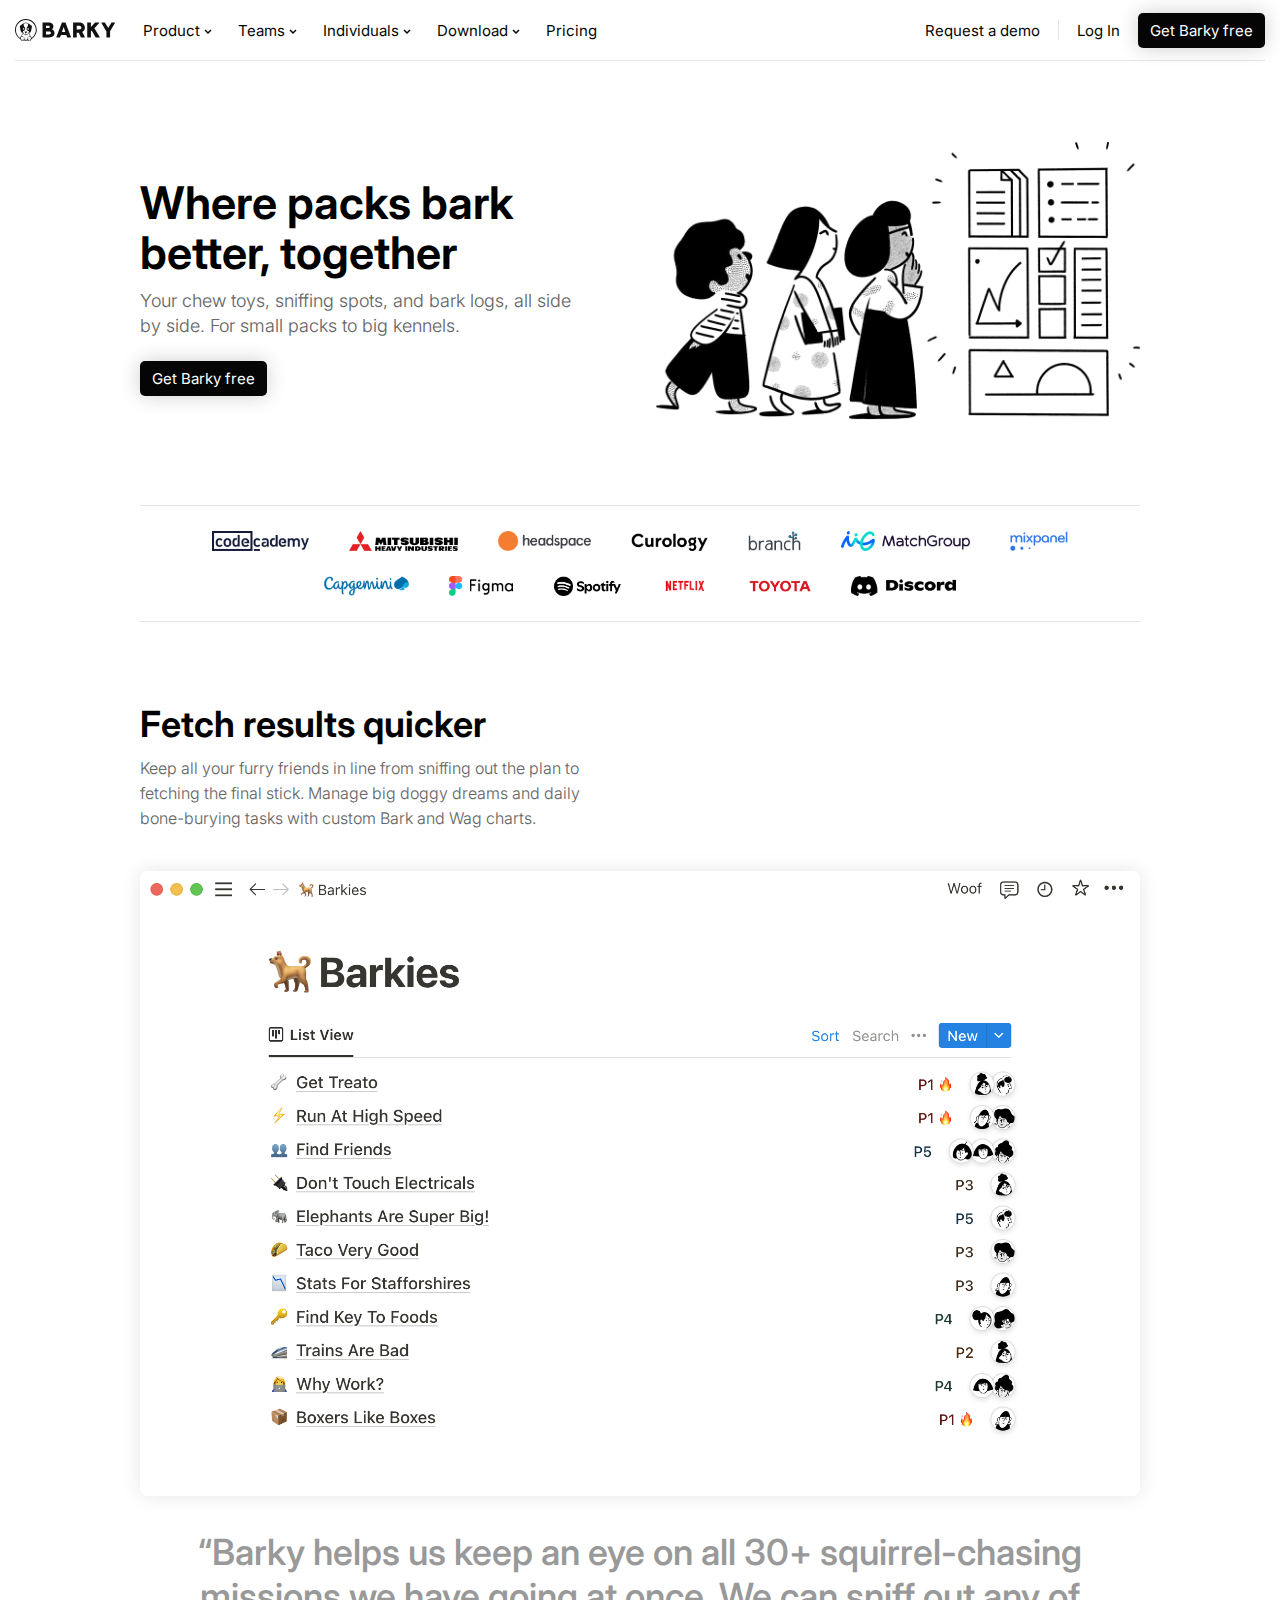
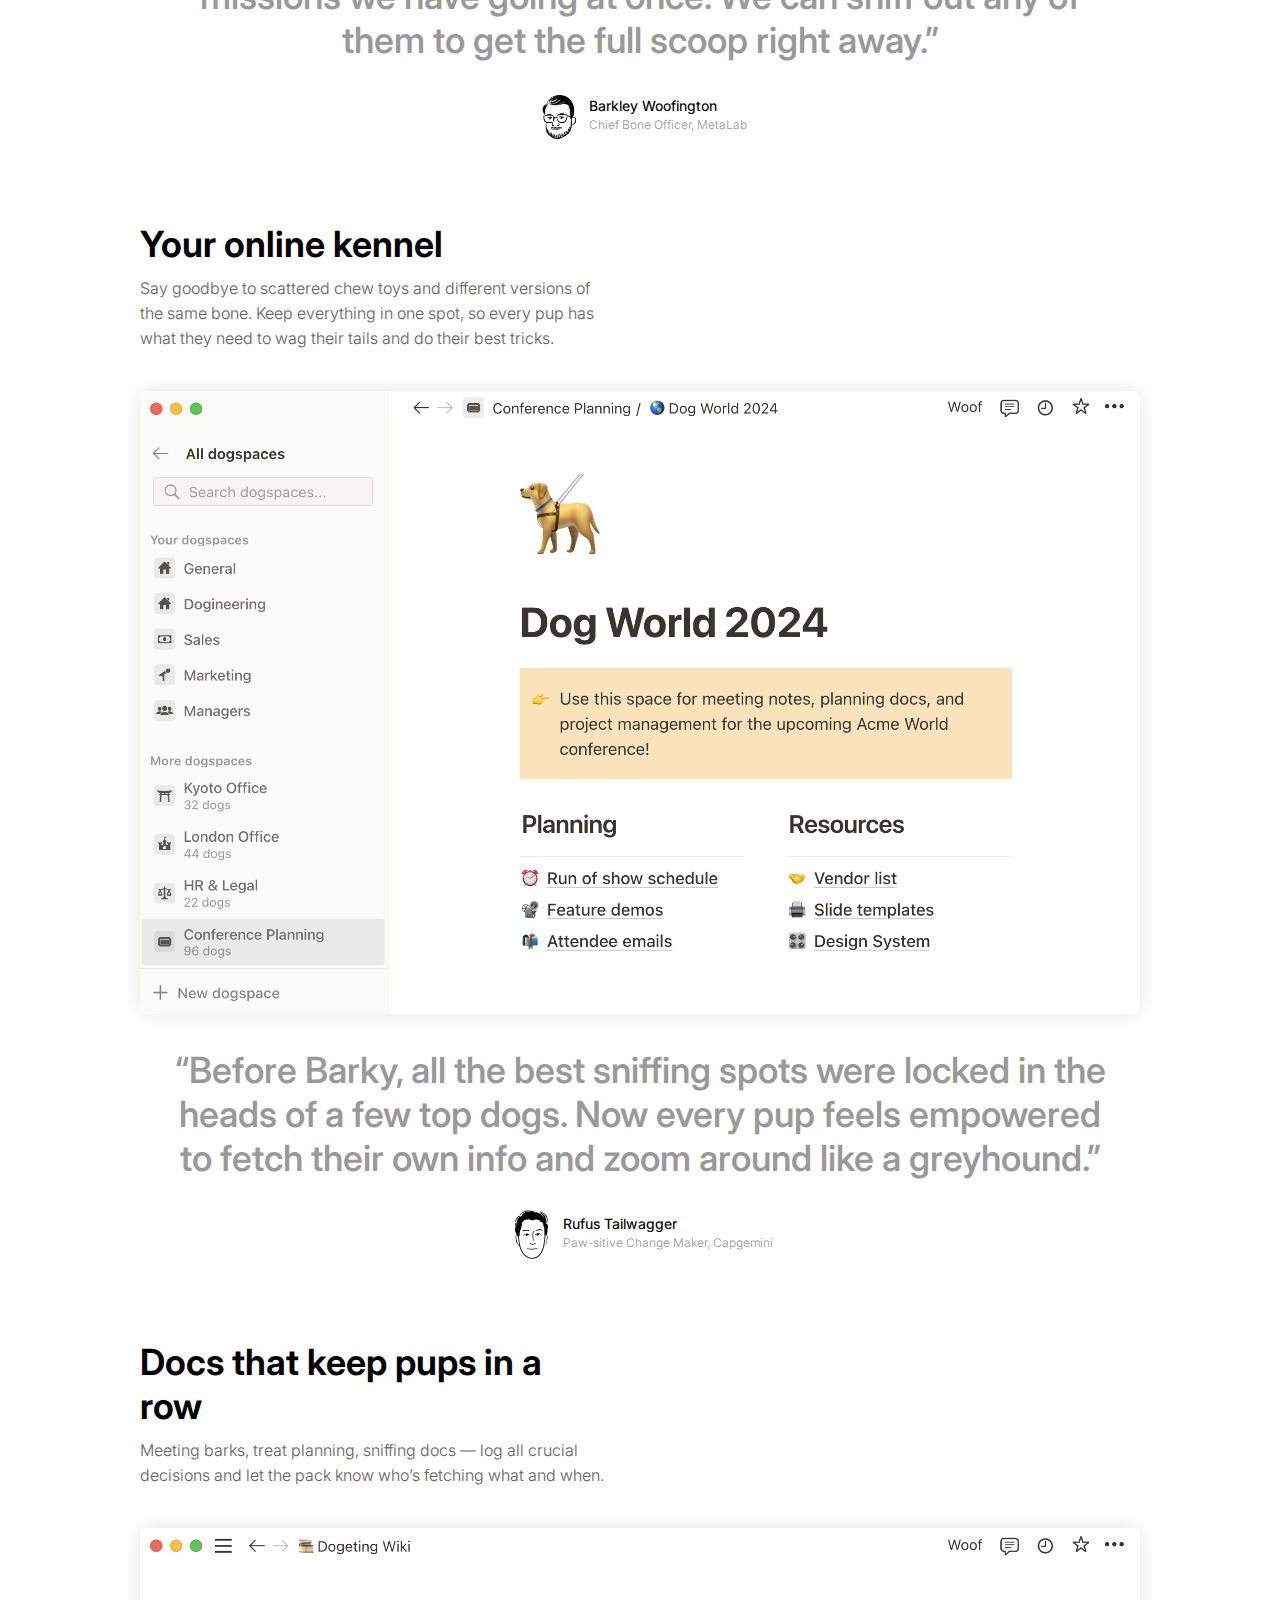
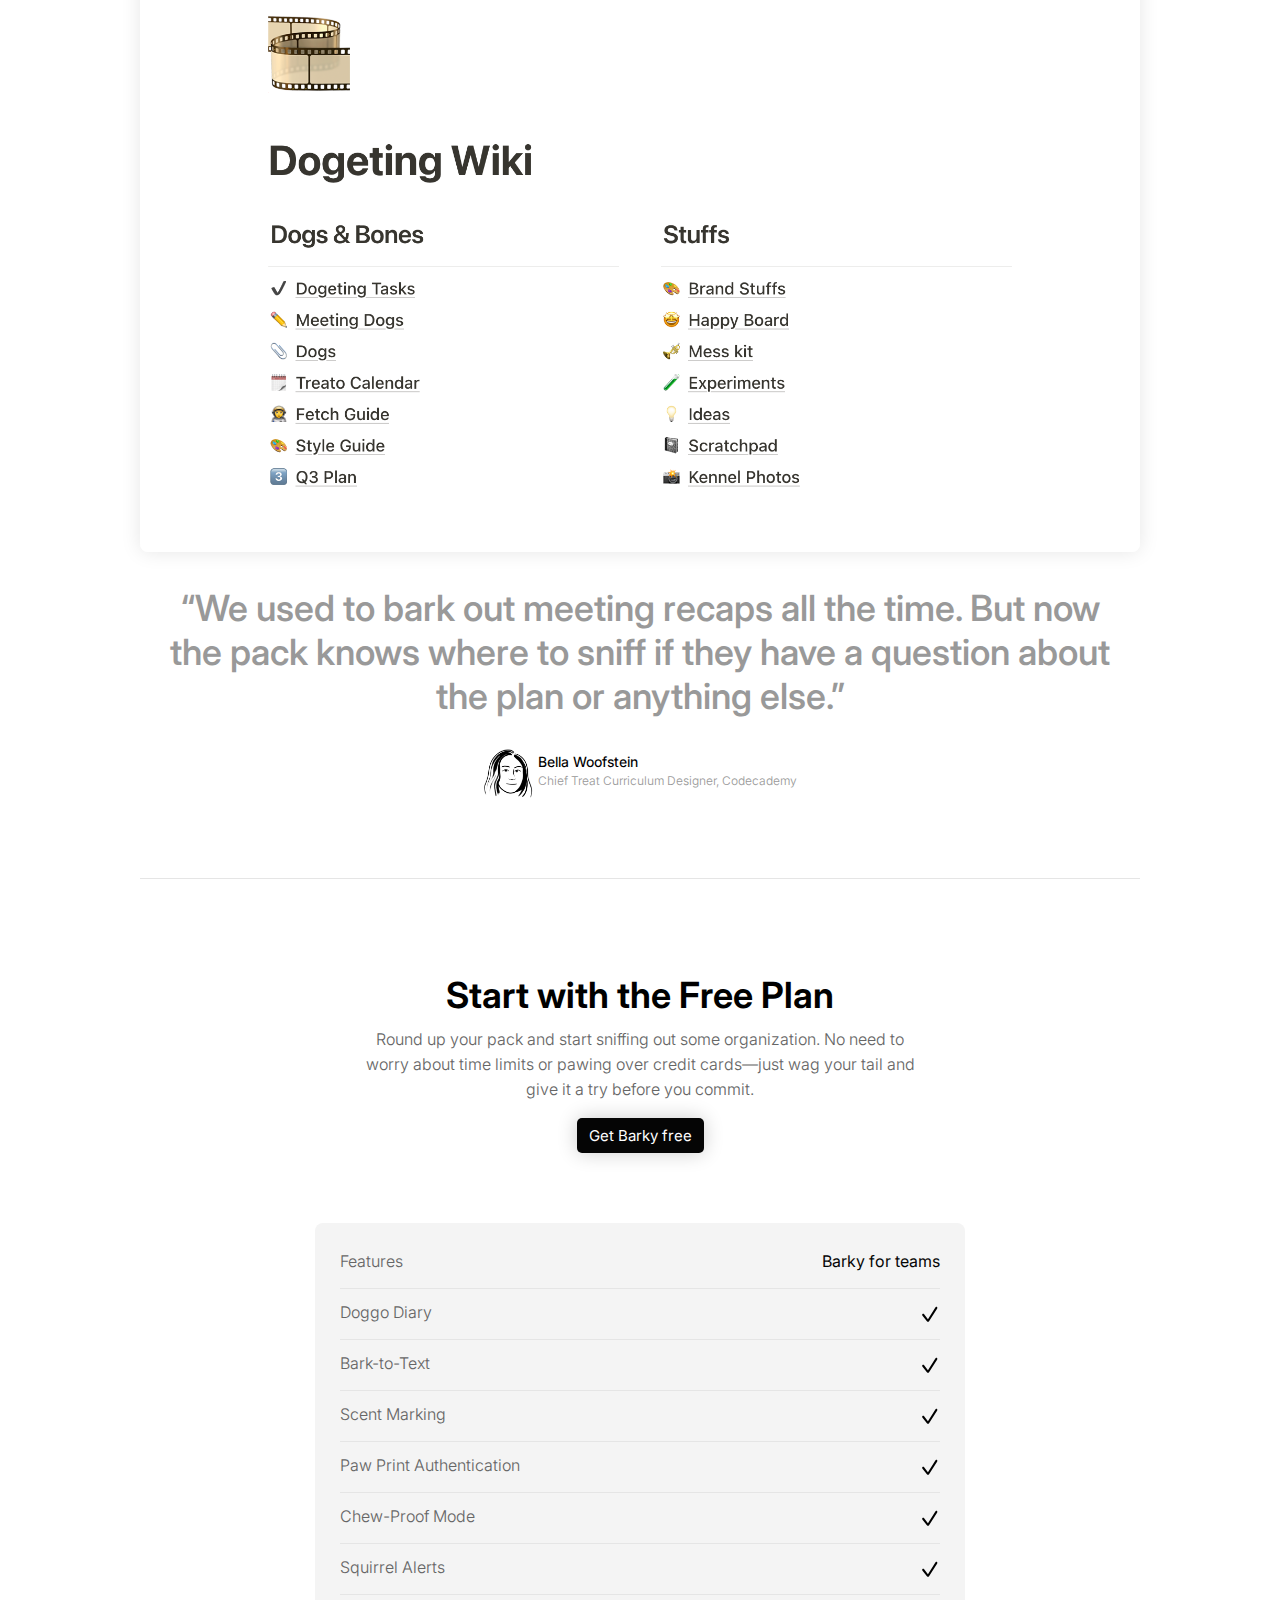
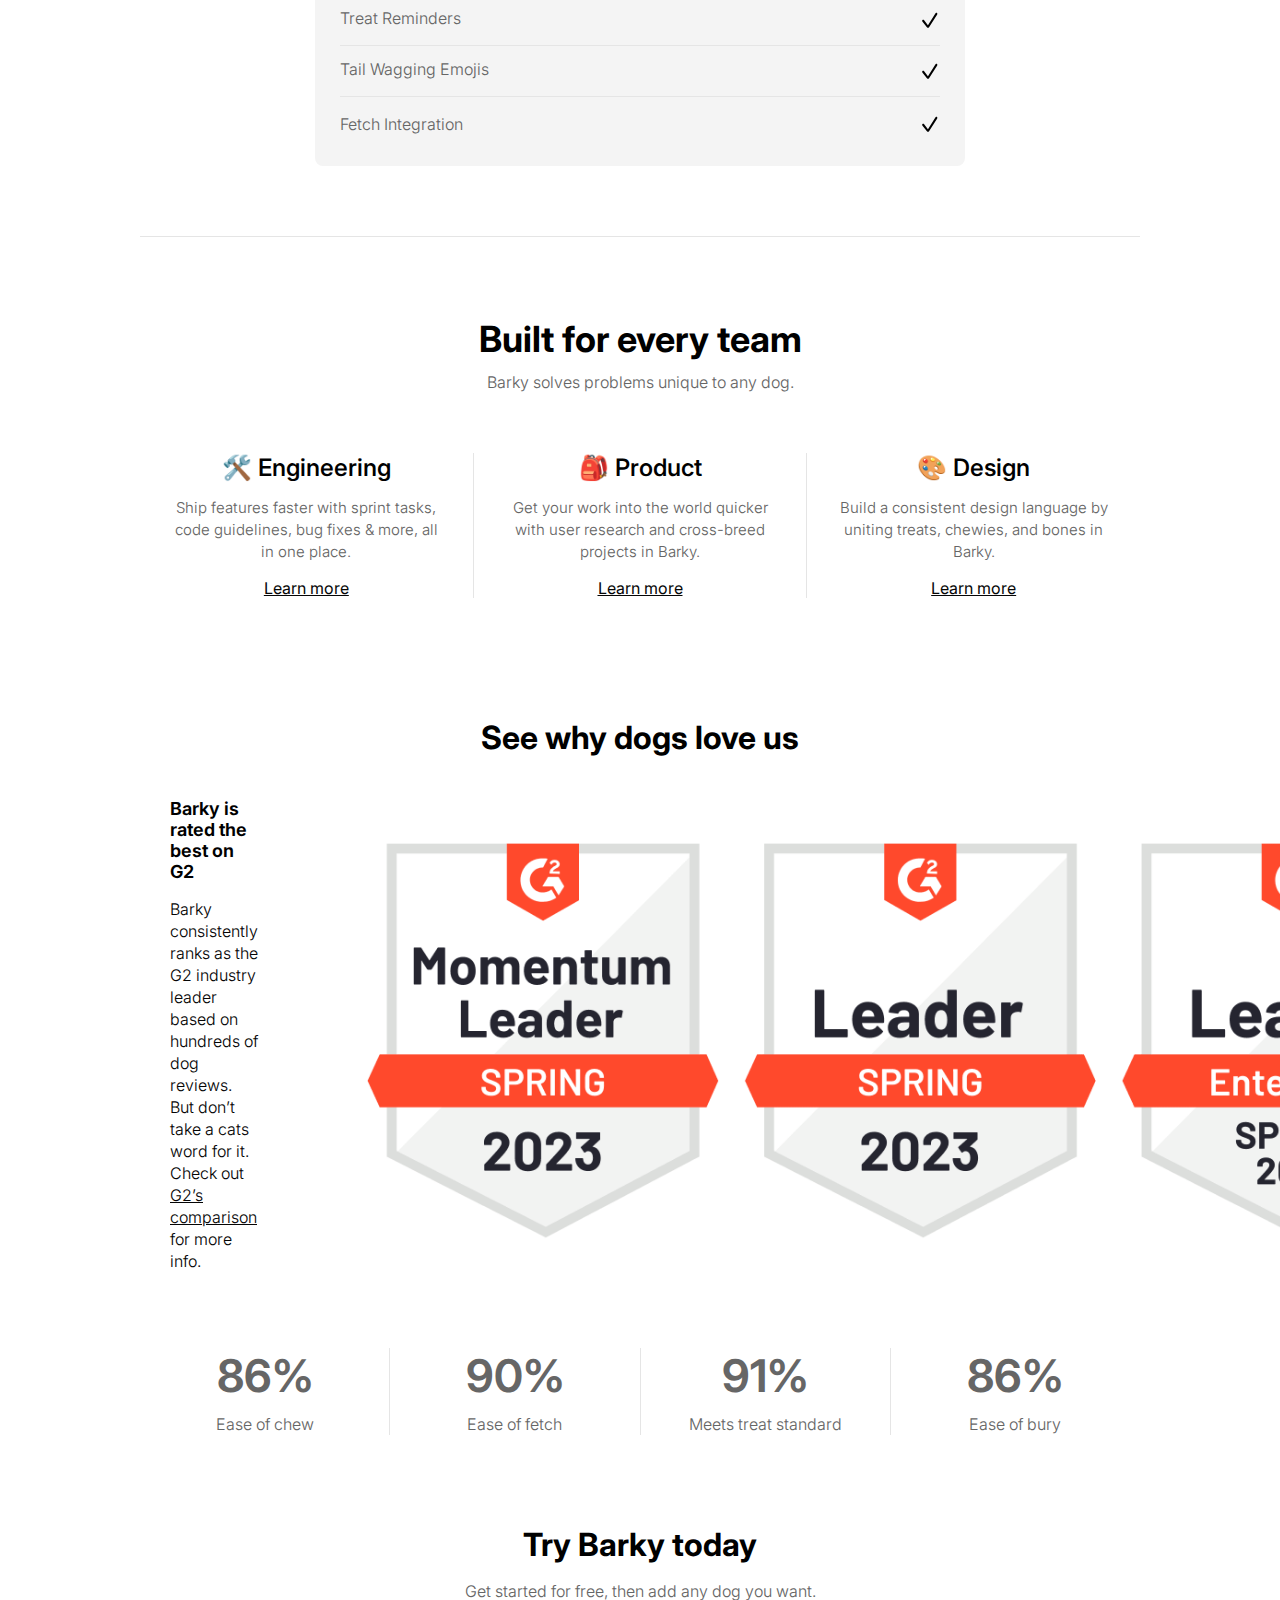
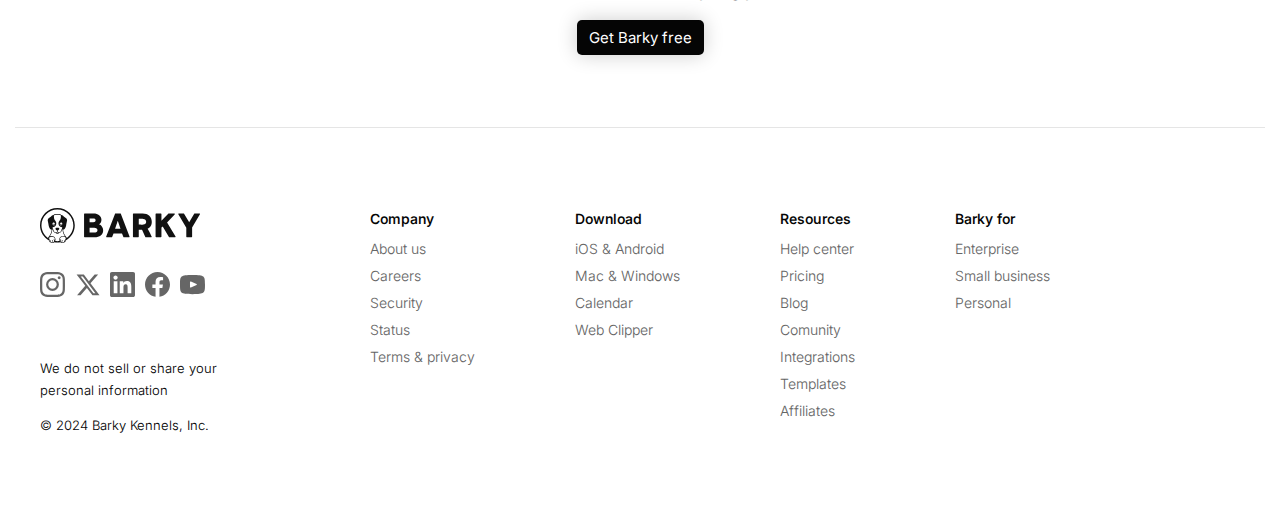
<file: index.html>
<!DOCTYPE html>
<html lang="en">
<head>
    <meta charset="UTF-8">
    <meta name="viewport" content="width=device-width, initial-scale=1.0">
    <title>Document</title>
    <link rel="stylesheet" href="index.css">
</head>
<body>

<!--HEADER-->
    <header>
    <!-- NAV LEFT -->
        <nav id="nav-left">
            <div id="nav-img">
                <img src="material/brand.svg" alt="">
            </div>
                
            <div id="nav-left-text">
                <a href="#" class="nav-text">Product <img class="arrow" src="material/nav-caret.svg" alt=""></a>
                <a href="#" class="nav-text">Teams <img class="arrow" src="material/nav-caret.svg" alt=""></a>
                <a href="#" class="nav-text">Individuals <img class="arrow" src="material/nav-caret.svg" alt=""></a>
                <a href="#" class="nav-text">Download <img  class="arrow" src="material/nav-caret.svg" alt=""></a>
                <a href="#" class="nav-text">Pricing</a>
            </div> 
        </nav>

    <!-- NAV RIGHT -->
        <nav id="nav-right">
            <a href="#" class="nav-text" id="nav-border">Request a demo</a>
            <div id="middle-border-nav"></div>
            <a href="#" class="nav-text">Log In</a>
            <a href="#" class="barky-button">Get Barky free</a>
            <img id="hamburger" src="material/hamburger.svg" alt="">
        </nav>
    </header>

<!--MAIN-->
    <main>
    <!--BOX 1-->
        <div id="box1">
            <div class="box1-boxes" id="box1-left">
                <h1 id="box1-h1">Where packs bark better, together</h1>
                <p id="box1-p">Your chew toys, sniffing spots, and bark logs, all side by side. For small packs to big kennels.</p>
                <a href="#" class="barky-button">Get Barky free</a>
            </div>
            
            <div class="box1-boxes" id="box1-right">
                <img id="box1-img" src="material/teams-hero.png" alt="">
            </div>
        </div>

    <!--BRAND BOX-->
        <div id="brand-box">
            <div id="row1" class="rows">
                <img src="material/company-logo-01.png" alt="">
                <img src="material/company-logo-02.png" alt="">
                <img src="material/company-logo-03.png" alt="">
                <img src="material/company-logo-04.png" alt="">
                <img src="material/company-logo-05.png" alt="">
                <img src="material/company-logo-06.png" alt="">
                <img src="material/company-logo-07.png" alt="">
            </div>
            <div id="row2" class="rows">
                <img src="material/company-logo-08.png" alt="">
                <img src="material/company-logo-09.png" alt="">
                <img src="material/company-logo-10.png" alt="">
                <img src="material/company-logo-11.png" alt="">
                <img src="material/company-logo-12.png" alt="">
                <img src="material/company-logo-13.png" alt="">
            </div> 
        </div>

    <!--BOX 2-->
        <div class="box-trio">
            <h1>Fetch results quicker</h1>
            <p>Keep all your furry friends in line from sniffing out the plan to fetching the final stick. Manage big doggy dreams and daily bone-burying tasks with custom Bark and Wag charts.</p>
            <img class="big-images" src="material/usp-01.png" alt="">
            <h2>“Barky helps us keep an eye on all 30+ squirrel-chasing missions we have going at once. We can sniff out any of them to get the full scoop right away.”</h2>
        </div>

        <div class="face-boxes">
            <img class="faces" src="material/face-01.png" alt="">
            <div>
                <h3>Barkley Woofington</h3>
                <p>Chief Bone Officer, MetaLab</p>
            </div>
        </div>
            
    <!--BOX 3-->
        <div class="box-trio">
            <h1>Your online kennel</h1>
            <p>Say goodbye to scattered chew toys and different versions of the same bone. Keep everything in one spot, so every pup has what they need to wag their tails and do their best tricks.</p>
            <img class="big-images" src="material/usp-02.png" alt="">
            <h2>“Before Barky, all the best sniffing spots were locked in the heads of a few top dogs. Now every pup feels empowered to fetch their own info and zoom around like a greyhound.”</h2>
        </div>

        <div class="face-boxes">
            <img class="faces" src="material/face-02.png" alt="">
            <div>
                <h3>Rufus Tailwagger</h3>
                <p>Paw-sitive Change Maker, Capgemini</p>
            </div>
        </div>

    <!--BOX 4-->
        <div class="box-trio">
            <h1>Docs that keep pups in a row</h1>
            <p>Meeting barks, treat planning, sniffing docs — log all crucial decisions and let the pack know who’s fetching what and when.</p>
            <img class="big-images" src="material/usp-03.png" alt="">
            <h2>“We used to bark out meeting recaps all the time. But now the pack knows where to sniff if they have a question about the plan or anything else.”</h2>
        </div>

        <div class="face-boxes" id="border-box-4">
            <img class="faces" src="material/face-03.png" alt="">
            <div>
                <h3>Bella Woofstein</h3>
                <p>Chief Treat Curriculum Designer, Codecademy</p>
            </div>
        </div>

    <!--BOX 5-->
        <div id="box-5">
            <h1>Start with the Free Plan</h1>
            <p>Round up your pack and start sniffing out some organization. No need to worry about time limits or pawing over credit cards—just wag your tail and give it a try before you commit.</p>
            <a href="#" class="barky-button">Get Barky free</a>
        </div>

    <!--LIST BOX-->
        <div id="list-box">
            <div class="bullets">
                <p>Features</p>
                <p id="no-check-p">Barky for teams</p>
            </div>
            <div class="bullets">
                <p>Doggo Diary</p>
                <img class="check" src="material/check.svg" alt="">
            </div>
            <div class="bullets">
                <p>Bark-to-Text</p>
                <img class="check" src="material/check.svg" alt="">
            </div>
            <div class="bullets">
                <p>Scent Marking</p>
                <img class="check" src="material/check.svg" alt="">
            </div>
            <div class="bullets">
                <p>Paw Print Authentication</p>
                <img class="check" src="material/check.svg" alt="">
            </div>
            <div class="bullets">
                <p>Chew-Proof Mode</p>
                <img class="check" src="material/check.svg" alt="">
            </div>
            <div class="bullets">
                <p>Squirrel Alerts</p>
                <img class="check" src="material/check.svg" alt="">
            </div>
            <div class="bullets">
                <p>Treat Reminders</p>
                <img class="check" src="material/check.svg" alt="">
            </div>
            <div class="bullets">
                <p>Tail Wagging Emojis</p>
                <img class="check" src="material/check.svg" alt="">
            </div>
            <div id="last-bullet">
                <p>Fetch Integration</p>
                <img class="check" src="material/check.svg" alt="">
            </div>
        </div>

    <!--BOX 6-->
        <div id="box-6">
            <h1>Built for every team</h1>
            <p>Barky solves problems unique to any dog.</p>
        </div>

    <!--EMOJI BOX-->
        <div id="emoji-big-box">
            <div class="emoji-boxes">
                <h3>🛠️ Engineering</h3>
                <p>Ship features faster with sprint tasks, code guidelines, bug fixes & more, all in one place.</p>
                <a href="#">Learn more</a>
            </div>

            <div class="emoji-boxes">
                <h3>🎒 Product</h3>
                <p>Get your work into the world quicker with user research and cross-breed projects in Barky.</p>
                <a href="#">Learn more</a>
            </div>

            <div class="emoji-boxes" id="right-emoji">
                <h3>🎨 Design</h3>
                <p>Build a consistent design language by uniting treats, chewies, and bones in Barky.</p>
                <a href="#">Learn more</a>
            </div>
        </div>
            
    <!--BOX 7-->
        <h1 id="h1-box7">See why dogs love us</h1>
        <div id="box-7">
            <div>
                <h3>Barky is rated the best on G2</h3>
                <p>Barky consistently ranks as the G2 industry leader based on hundreds of dog reviews. But don’t take a cats word for it. Check out <a href="#">G2’s comparison</a> for more info.</p>
            </div>
            <img src="material/badges.png" alt="">
        </div>

    <!--PERCENT BOX-->
        <div id="percent-big-box">
            <div class="percent-boxes" class="">
                <h2>86%</h2>
                <p>Ease of chew</p>
            </div>
            <div class="percent-boxes">
                <h2>90%</h2>
                <p>Ease of fetch</p>
            </div>
            <div class="percent-boxes">
                <h2>91%</h2>
                <p>Meets treat standard</p>
            </div>
            <div class="percent-boxes" id="last-percent-box">
                <h2>86%</h2>
                <p>Ease of bury</p>
            </div>
        </div>

    <!--BOX 8-->
        <div id="box-8">
            <h1>Try Barky today</h1>
            <p>Get started for free, then add any dog you want.</p>
            <a href="#" class="barky-button">Get Barky free</a>
        </div>

    </main>

<!--FOOTER-->
    <footer>
        <div id="footer-box">

            <div id="footer-icon-box">
                <img id="brand-img-footer" src="material/brand.svg" alt="">
                <div id="app-icons">
                    <img src="material/share-01.svg" alt="">
                    <img src="material/share-02.svg" alt="">
                    <img src="material/share-03.svg" alt="">
                    <img src="material/share-04.svg" alt="">
                    <img src="material/share-05.svg" alt="">
                </div>
                <p>We do not sell or share your personal information</p>
                <p>&#169 2024 Barky Kennels, Inc.</p>
            </div>

            <div id="footer-link-box">
                <div class="links-footer">
                    <p>Company</p>
                    <a href="#">About us</a>
                    <a href="#">Careers</a>
                    <a href="#">Security</a>
                    <a href="#">Status</a>
                    <a href="#">Terms & privacy</a>
                </div>
                
                <div class="links-footer">
                    <p>Download</p>
                    <a href="#">iOS & Android</a>
                    <a href="#">Mac & Windows</a>
                    <a href="#">Calendar</a>
                    <a href="#">Web Clipper</a>
                </div>

                <div class="links-footer">
                    <p>Resources</p>
                    <a href="#">Help center</a>
                    <a href="#">Pricing</a>
                    <a href="#">Blog</a>
                    <a href="#">Comunity</a>
                    <a href="#">Integrations</a>
                    <a href="#">Templates</a>
                    <a href="#">Affiliates</a>
                </div>
                    
                <div class="links-footer">
                    <p>Barky for</p>
                    <a href="#">Enterprise</a>
                    <a href="#">Small business</a>
                    <a href="#">Personal</a>
                </div>
            </div>
        </div>
    </footer>
    
</body>
</html>
</file>
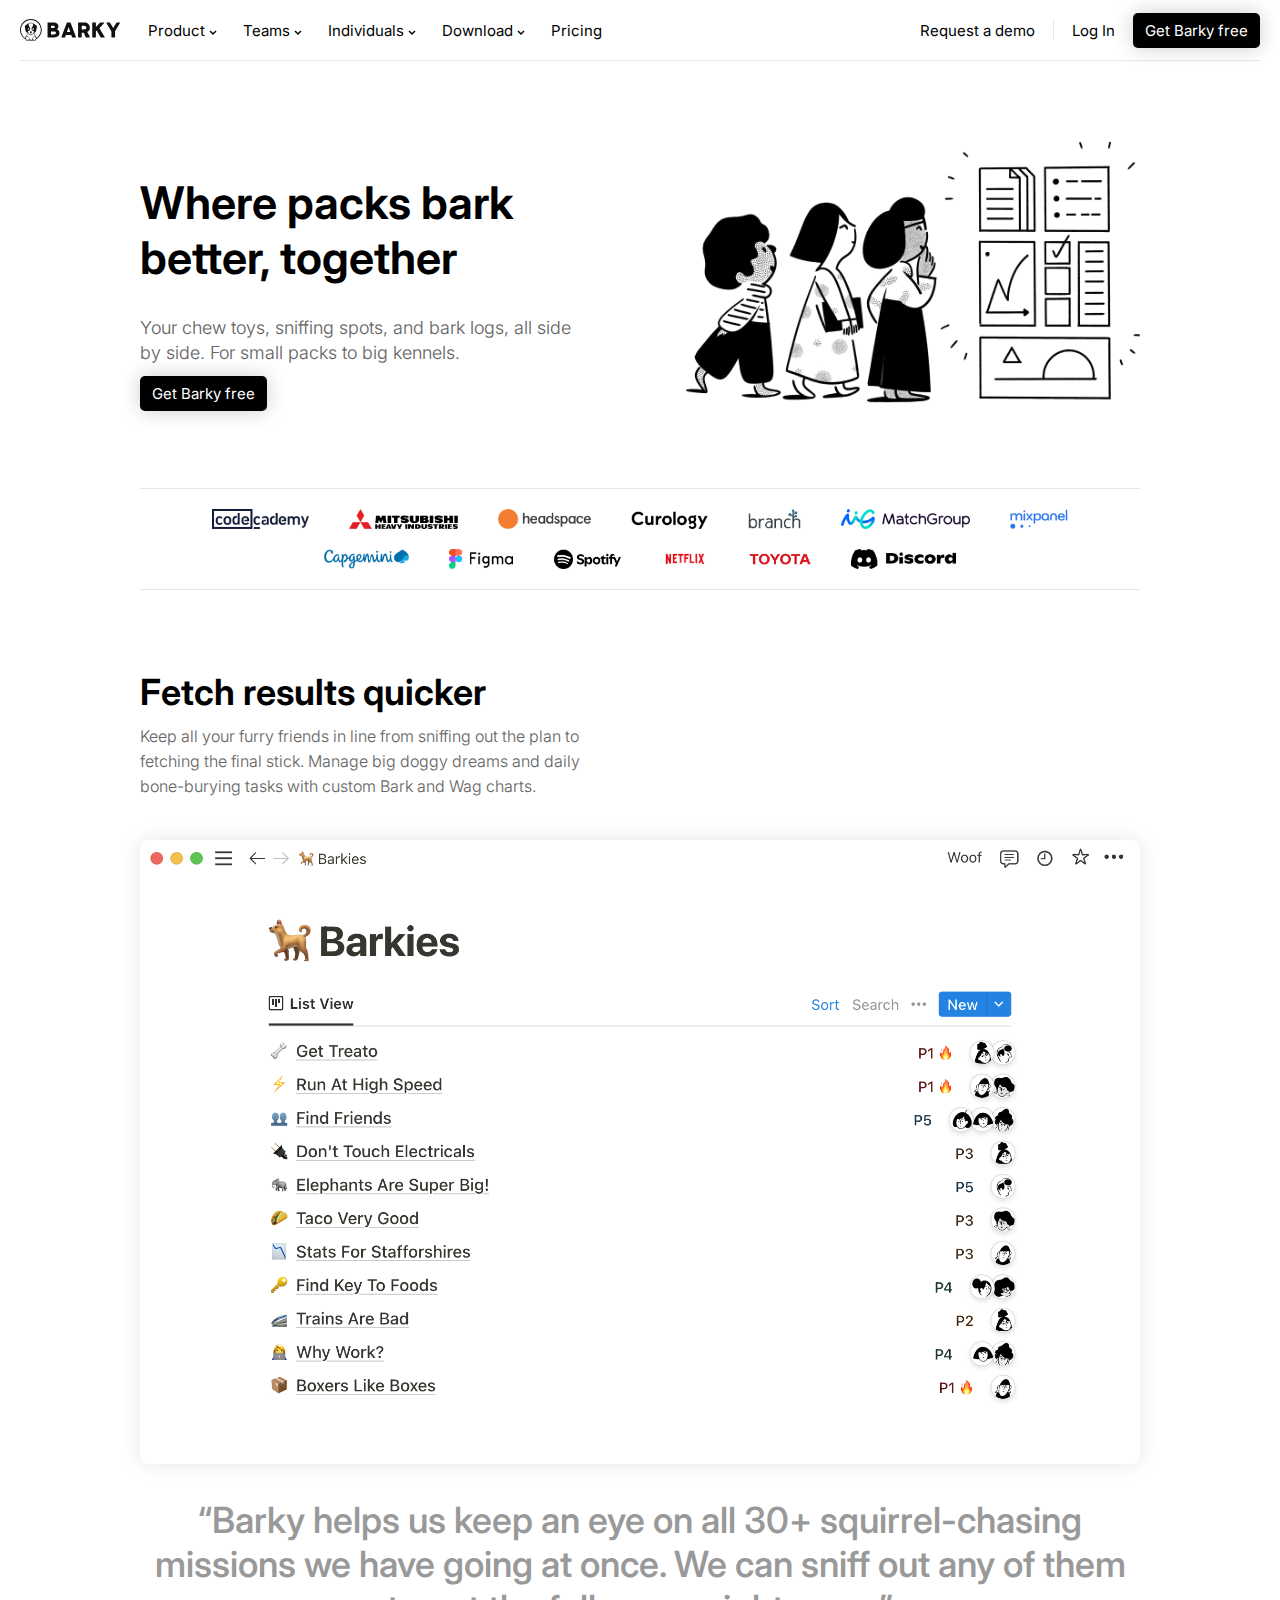
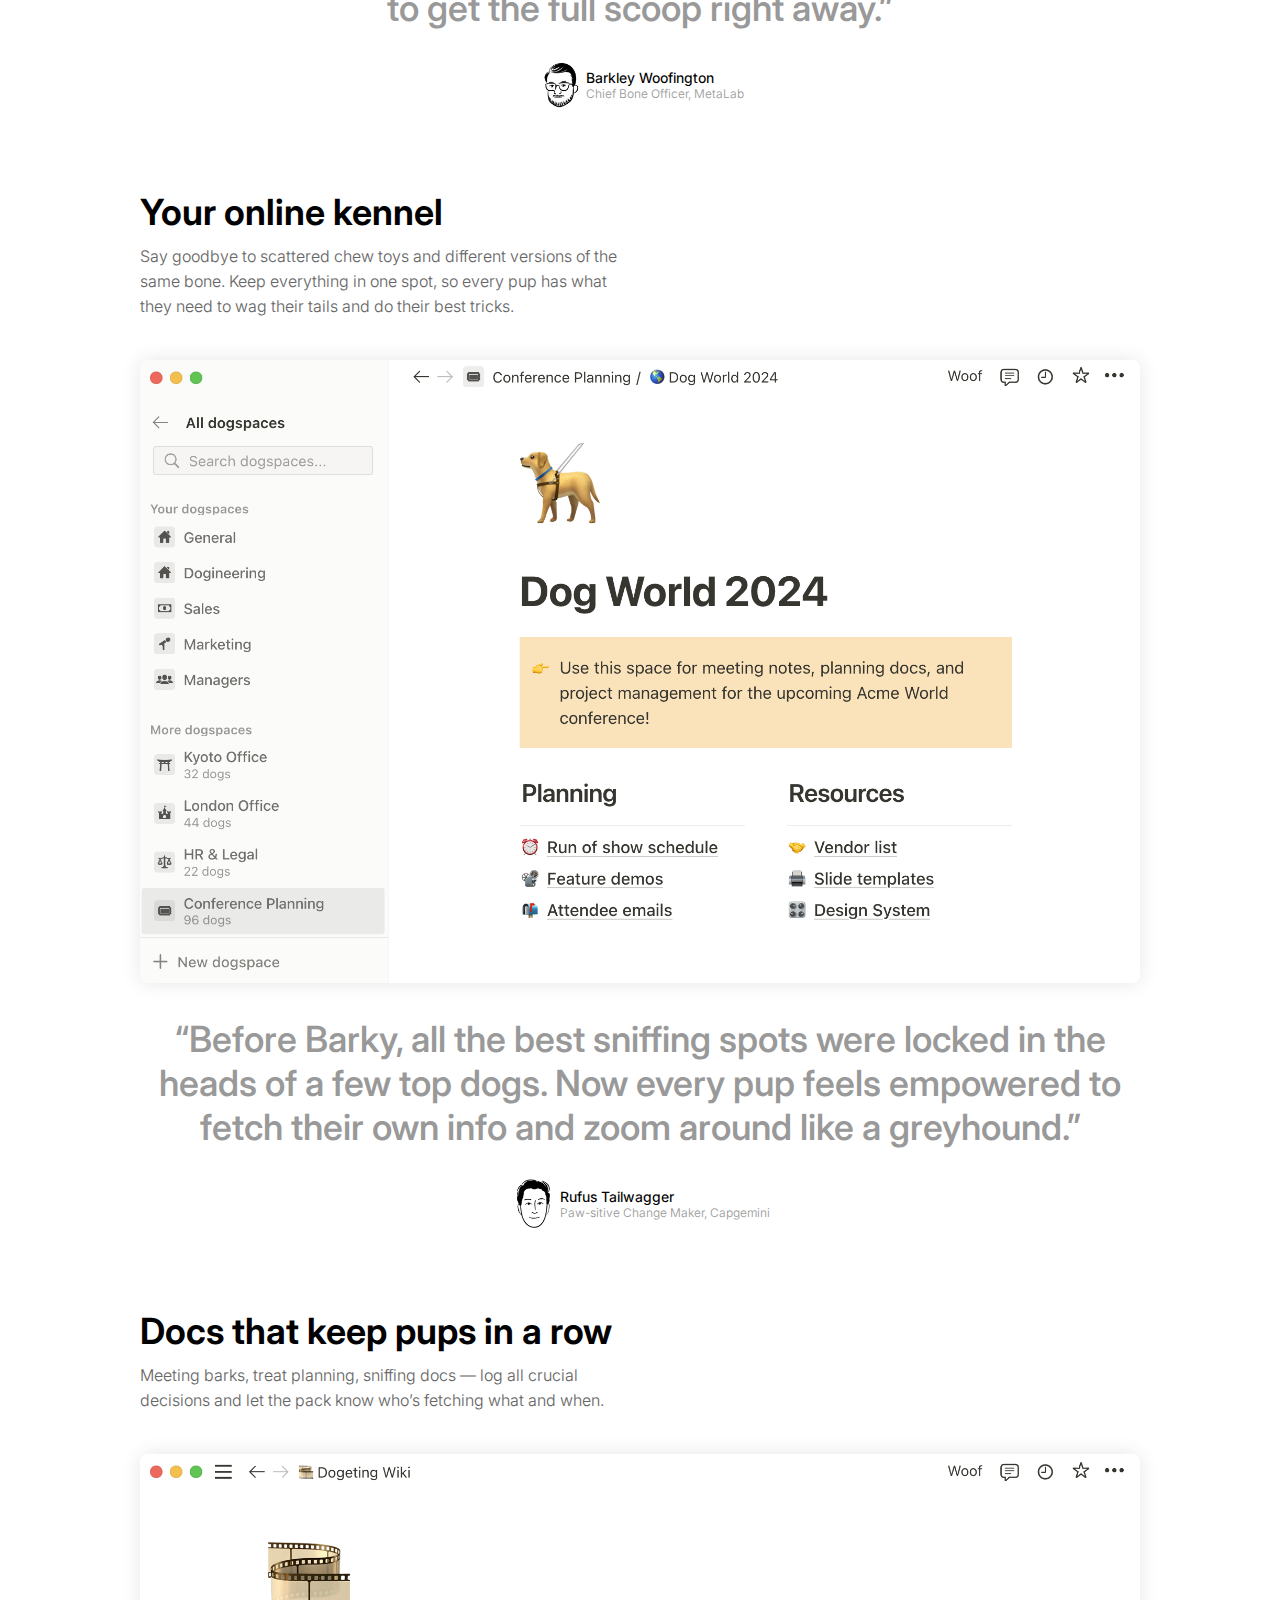
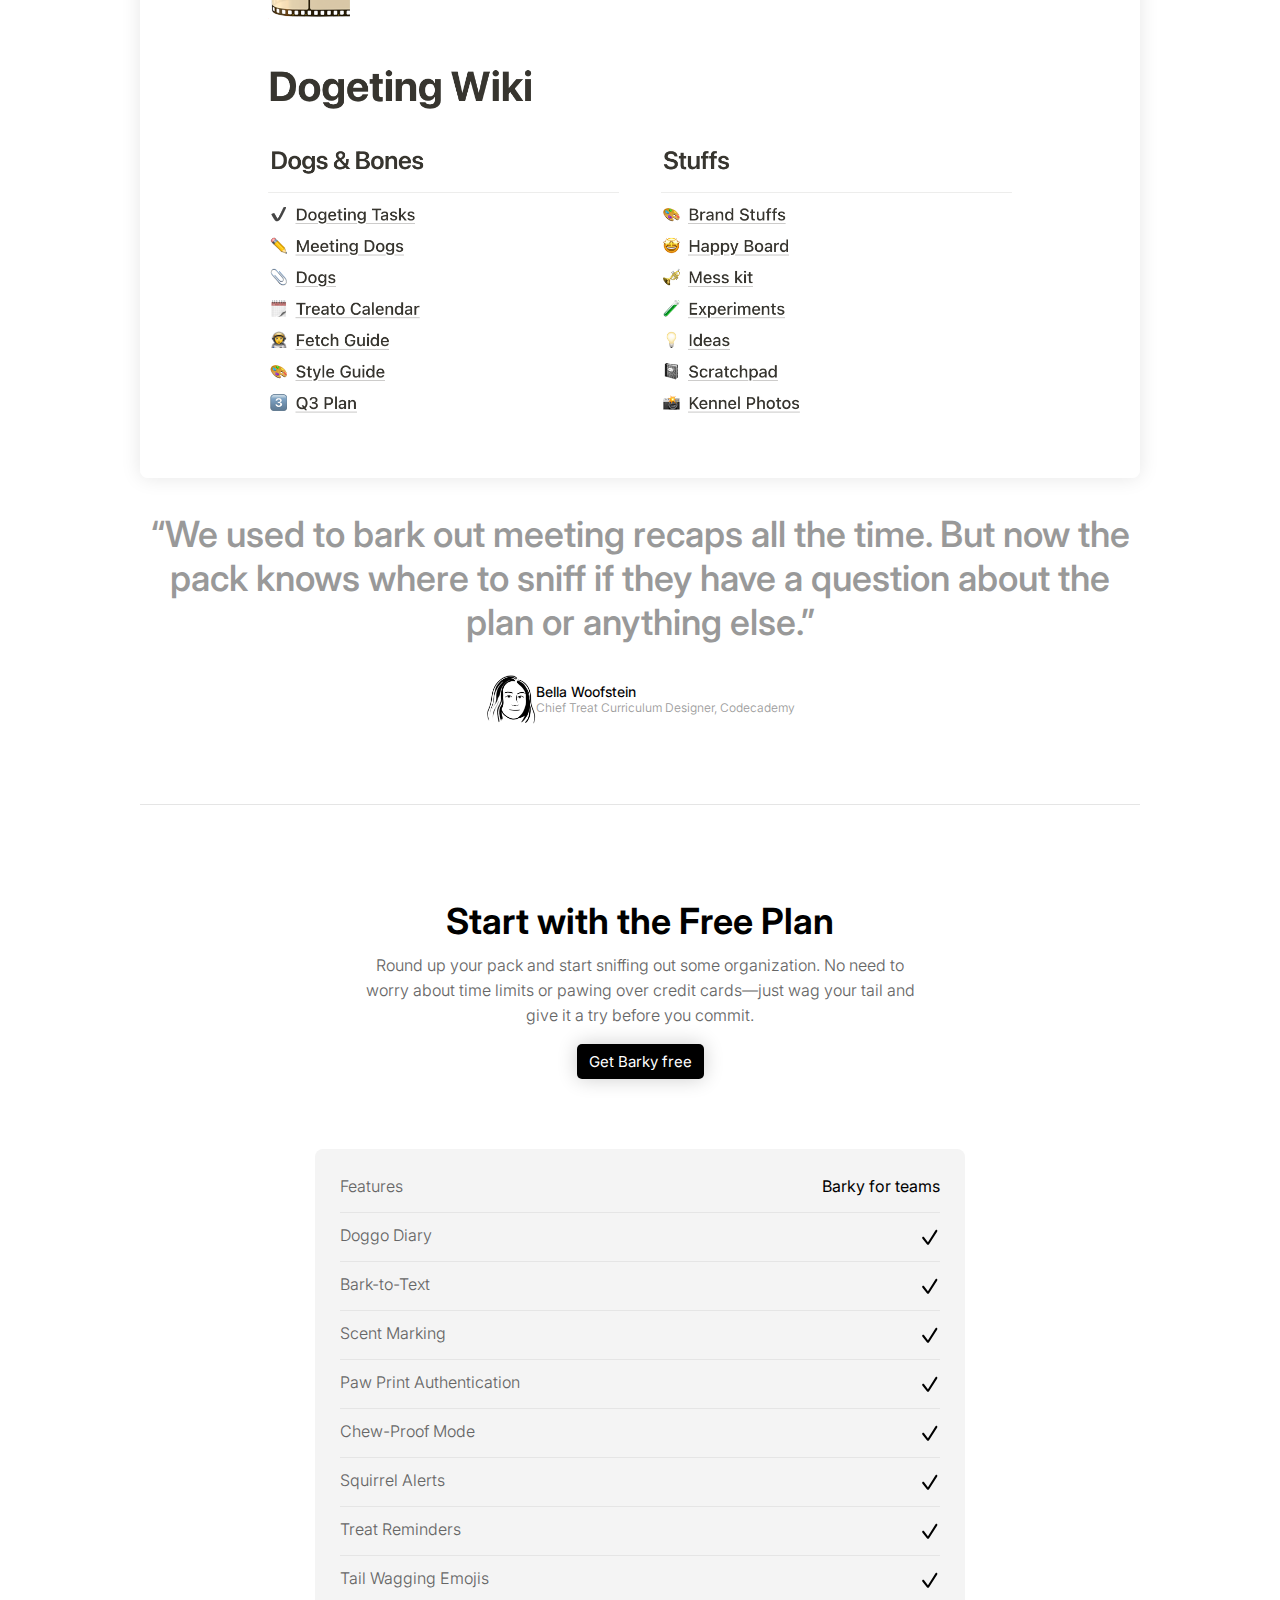
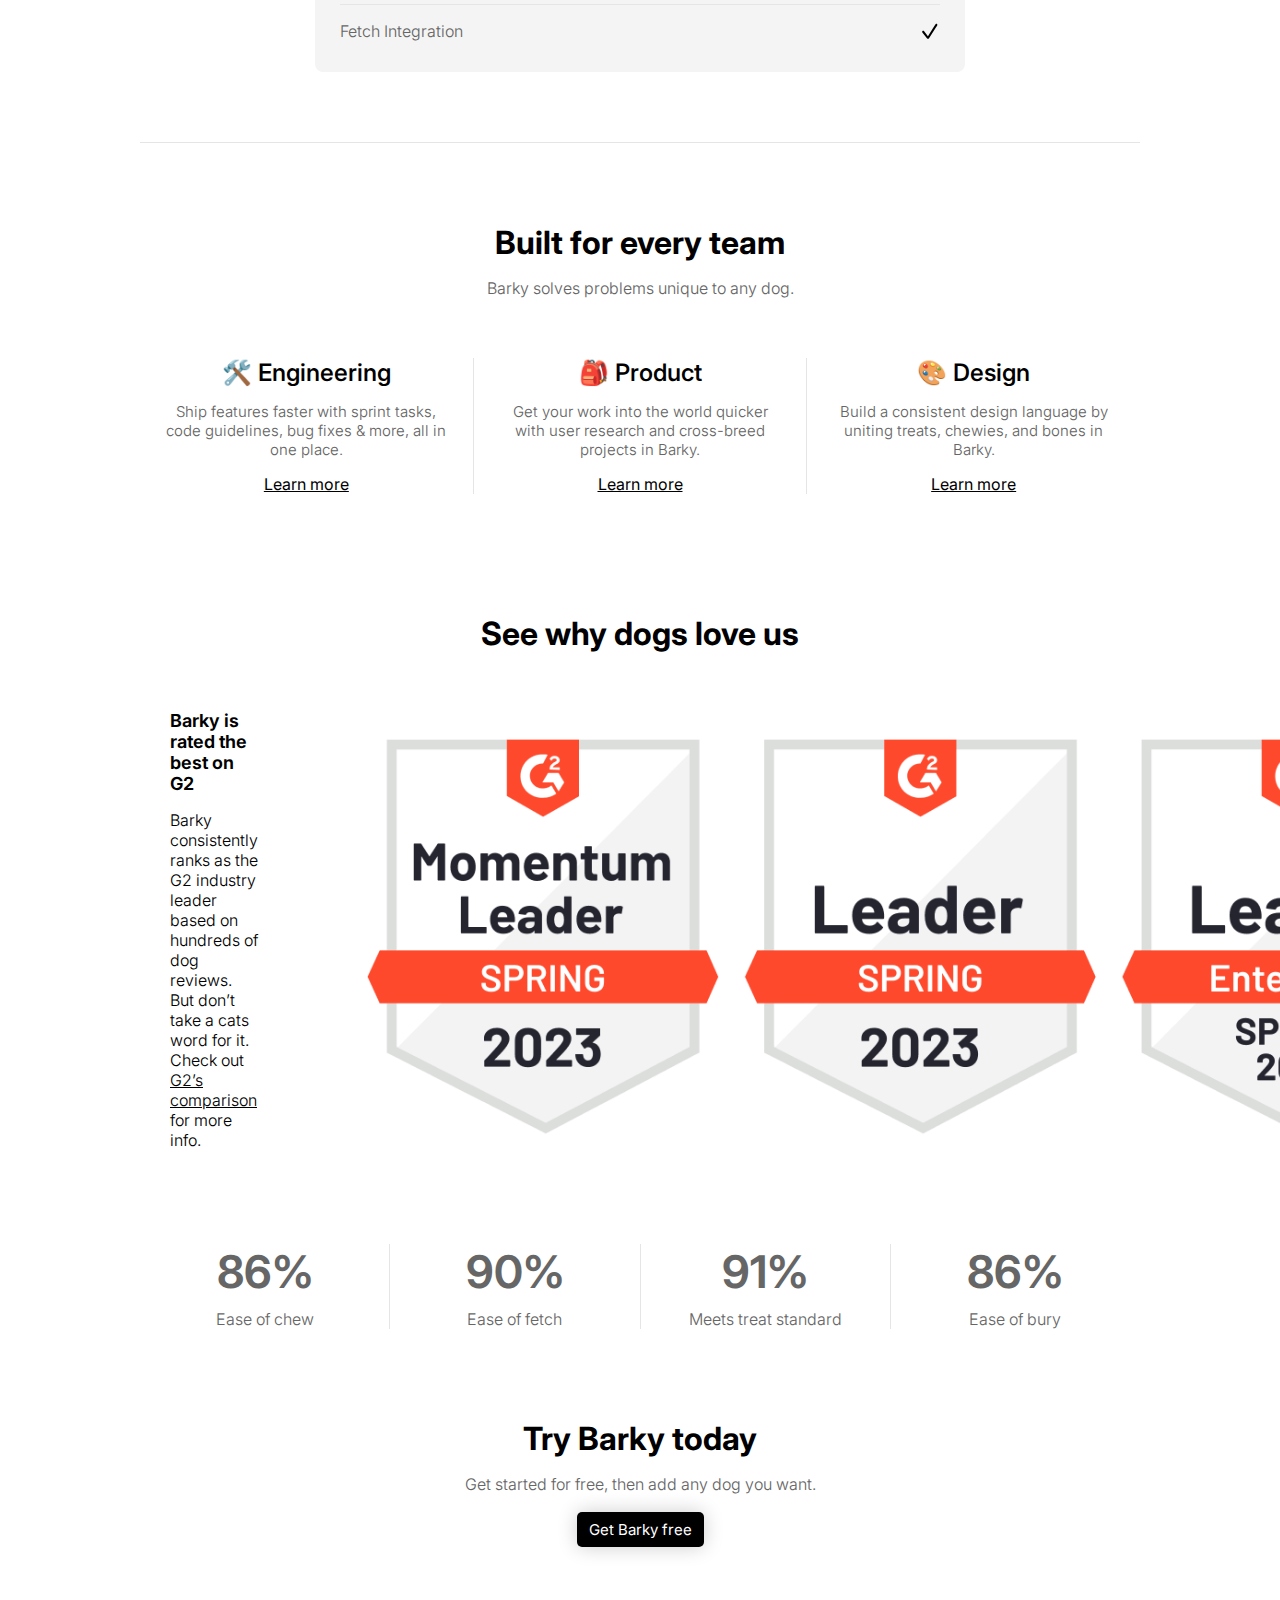
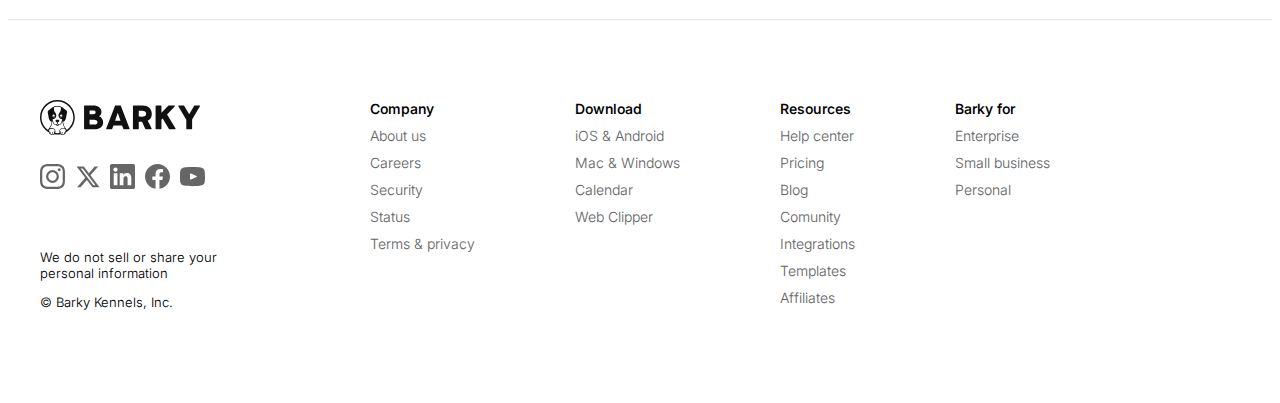
<file: projekt1.html>
<!DOCTYPE html>
<html lang="en">
<head>
    <meta charset="UTF-8">
    <meta name="viewport" content="width=device-width, initial-scale=1.0">
    <title>Document</title>
    <link rel="stylesheet" href="projekt1.css">
</head>
<body>
    <header>
    <!-- NAV LEFT -->
        <nav id="nav-left">
            <div id="nav-img">
                <img src="material/brand.svg" alt="">
            </div>
                
            <div id="nav-left-text">
                <a href="#" class="nav-text">Product <img src="material/nav-caret.svg" alt=""></a>
                <a href="#" class="nav-text">Teams <img src="material/nav-caret.svg" alt=""></a>
                <a href="#" class="nav-text">Individuals <img src="material/nav-caret.svg" alt=""></a>
                <a href="#" class="nav-text">Download <img src="material/nav-caret.svg" alt=""></a>
                <a href="#" class="nav-text">Pricing</a>
            </div> 
        </nav>

    <!-- NAV RIGHT -->
        <nav id="nav-right">
            <a href="#" class="nav-text" id="nav-border">Request a demo</a>
            <div id="middle-border-nav"></div>
            <a href="#" class="nav-text">Log In</a>
            <a href="#" class="barky-button">Get Barky free</a>
            <img id="hamburger" src="material/hamburger.svg" alt="">
        </nav>
    </header>

    <main>
    <!--BOX 1-->
        <div id="box1">
            <div class="box1-boxes" id="box1-left">
                <h1 id="box1-h1">Where packs bark better, together</h1>
                <p id="box1-p">Your chew toys, sniffing spots, and bark logs, all side by side. For small packs to big kennels.</p>
                <a href="#" class="barky-button">Get Barky free</a>
            </div>
            
            <div class="box1-boxes" id="box1-right">
                <img id="box1-img" src="material/teams-hero.png" alt="">
            </div>
        </div>

        <div id="brand-box">
            <div id="row1">
                <img src="material/company-logo-01.png" alt="">
                <img src="material/company-logo-02.png" alt="">
                <img src="material/company-logo-03.png" alt="">
                <img src="material/company-logo-04.png" alt="">
                <img src="material/company-logo-05.png" alt="">
                <img src="material/company-logo-06.png" alt="">
                <img src="material/company-logo-07.png" alt="">
            </div>
            <div id="row2">
                <img src="material/company-logo-08.png" alt="">
                <img src="material/company-logo-09.png" alt="">
                <img src="material/company-logo-10.png" alt="">
                <img src="material/company-logo-11.png" alt="">
                <img src="material/company-logo-12.png" alt="">
                <img src="material/company-logo-13.png" alt="">
            </div> 
        </div>

    <!--BOX 2-->
        <div class="box-trio">
            <h1>Fetch results quicker</h1>
            <p>Keep all your furry friends in line from sniffing out the plan to fetching the final stick. Manage big doggy dreams and daily bone-burying tasks with custom Bark and Wag charts.</p>
            <img class="big-images" src="material/usp-01.png" alt="">
            <h2>“Barky helps us keep an eye on all 30+ squirrel-chasing missions we have going at once. We can sniff out any of them to get the full scoop right away.”</h2>
        </div>

        <div class="face-boxes">
            <img class="faces" src="material/face-01.png" alt="">
            <div>
                <h3>Barkley Woofington</h3>
                <p>Chief Bone Officer, MetaLab</p>
            </div>
        </div>
            
    <!--Box 3-->
        <div class="box-trio">
            <h1>Your online kennel</h1>
            <p>Say goodbye to scattered chew toys and different versions of the same bone. Keep everything in one spot, so every pup has what they need to wag their tails and do their best tricks.</p>
            <img class="big-images" src="material/usp-02.png" alt="">
            <h2>“Before Barky, all the best sniffing spots were locked in the heads of a few top dogs. Now every pup feels empowered to fetch their own info and zoom around like a greyhound.”</h2>
        </div>

        <div class="face-boxes">
            <img class="faces" src="material/face-02.png" alt="">
            <div>
                <h3>Rufus Tailwagger</h3>
                <p>Paw-sitive Change Maker, Capgemini</p>
            </div>
        </div>

        <!--Box 4-->
        <div class="box-trio">
            <h1>Docs that keep pups in a row</h1>
            <p>Meeting barks, treat planning, sniffing docs — log all crucial decisions and let the pack know who’s fetching what and when.</p>
            <img class="big-images" src="material/usp-03.png" alt="">
            <h2>“We used to bark out meeting recaps all the time. But now the pack knows where to sniff if they have a question about the plan or anything else.”</h2>
        </div>

        <div class="face-boxes" id="border-box-4">
            <img class="faces" src="material/face-03.png" alt="">
            <div>
                <h3>Bella Woofstein</h3>
                <p>Chief Treat Curriculum Designer, Codecademy</p>
            </div>
        </div>

        <!--Box 5-->
        <div id="box-5">
            <h1>Start with the Free Plan</h1>
            <p>Round up your pack and start sniffing out some organization. No need to worry about time limits or pawing over credit cards—just wag your tail and give it a try before you commit.</p>
            <a href="#" class="barky-button">Get Barky free</a>
        </div>

        <!--LIST BOX-->
        <div id="list-box">
            <div class="bullets">
                <p>Features</p>
                <p id="no-check-p">Barky for teams</p>
            </div>
            <div class="bullets">
                <p>Doggo Diary</p>
                <img class="check" src="material/check.svg" alt="">
            </div>
            <div class="bullets">
                <p>Bark-to-Text</p>
                <img class="check" src="material/check.svg" alt="">
            </div>
            <div class="bullets">
                <p>Scent Marking</p>
                <img class="check" src="material/check.svg" alt="">
            </div>
            <div class="bullets">
                <p>Paw Print Authentication</p>
                <img class="check" src="material/check.svg" alt="">
            </div>
            <div class="bullets">
                <p>Chew-Proof Mode</p>
                <img class="check" src="material/check.svg" alt="">
            </div>
            <div class="bullets">
                <p>Squirrel Alerts</p>
                <img class="check" src="material/check.svg" alt="">
            </div>
            <div class="bullets">
                <p>Treat Reminders</p>
                <img class="check" src="material/check.svg" alt="">
            </div>
            <div class="bullets">
                <p>Tail Wagging Emojis</p>
                <img class="check" src="material/check.svg" alt="">
            </div>
            <div id="last-bullet">
                <p>Fetch Integration</p>
                <img class="check" src="material/check.svg" alt="">
            </div>
        </div>

        <!--BOX 6-->
        <div id="box-6">
            <h1>Built for every team</h1>
            <p>Barky solves problems unique to any dog.</p>
        </div>

        <div id="emoji-big-box">
            <div class="emoji-boxes">
                <h3>🛠️ Engineering</h3>
                <p>Ship features faster with sprint tasks, code guidelines, bug fixes & more, all in one place.</p>
                <a href="#">Learn more</a>
            </div>

            <div class="emoji-boxes">
                <h3>🎒 Product</h3>
                <p>Get your work into the world quicker with user research and cross-breed projects in Barky.</p>
                <a href="#">Learn more</a>
            </div>

            <div class="emoji-boxes" id="right-emoji">
                <h3>🎨 Design</h3>
                <p>Build a consistent design language by uniting treats, chewies, and bones in Barky.</p>
                <a href="#">Learn more</a>
            </div>
        </div>
            
        <!--BOX 7-->
        <h1 id="h1-box7">See why dogs love us</h1>
        <div id="box-7">
            <div>
                <h3>Barky is rated the best on G2</h3>
                <p>Barky consistently ranks as the G2 industry leader based on hundreds of dog reviews. But don’t take a cats word for it. Check out <a href="#">G2’s comparison</a> for more info.</p>
            </div>
            <img src="material/badges.png" alt="">
        </div>

        <div id="percent-big-box">
            <div class="percent-boxes" class="">
                <h2>86%</h2>
                <p>Ease of chew</p>
            </div>
            <div class="percent-boxes">
                <h2>90%</h2>
                <p>Ease of fetch</p>
            </div>
            <div class="percent-boxes">
                <h2>91%</h2>
                <p>Meets treat standard</p>
            </div>
            <div class="percent-boxes" id="last-percent-box">
                <h2>86%</h2>
                <p>Ease of bury</p>
            </div>
            

        </div>

        <!--BOX 8-->
        <div id="box-8">
            <h1>Try Barky today</h1>
            <p>Get started for free, then add any dog you want.</p>
            <a href="#" class="barky-button">Get Barky free</a>
        </div>


    </main>

<!--FOOTER-->
    <footer>
        <div id="footer-box">

            <div id="footer-icon-box">
                <img id="brand-img-footer" src="material/brand.svg" alt="">
                <div id="app-icons">
                    <img src="material/share-01.svg" alt="">
                    <img src="material/share-02.svg" alt="">
                    <img src="material/share-03.svg" alt="">
                    <img src="material/share-04.svg" alt="">
                    <img src="material/share-05.svg" alt="">
                </div>
                <p>We do not sell or share your personal information</p>
                <p>&#169 Barky Kennels, Inc.</p>
            </div>

            <div id="footer-link-box">
                <div class="links-footer">
                    <p>Company</p>
                    <a href="#">About us</a>
                    <a href="#">Careers</a>
                    <a href="#">Security</a>
                    <a href="#">Status</a>
                    <a href="#">Terms & privacy</a>
                </div>
                
                <div class="links-footer">
                    <p>Download</p>
                    <a href="#">iOS & Android</a>
                    <a href="#">Mac & Windows</a>
                    <a href="#">Calendar</a>
                    <a href="#">Web Clipper</a>
                </div>

                <div class="links-footer">
                    <p>Resources</p>
                    <a href="#">Help center</a>
                    <a href="#">Pricing</a>
                    <a href="#">Blog</a>
                    <a href="#">Comunity</a>
                    <a href="#">Integrations</a>
                    <a href="#">Templates</a>
                    <a href="#">Affiliates</a>
                </div>
                    
                <div class="links-footer">
                    <p>Barky for</p>
                    <a href="#">Enterprise</a>
                    <a href="#">Small business</a>
                    <a href="#">Personal</a>
                </div>
            </div>
        </div>
    </footer>
    
</body>
</html>
</file>
<file: index.css>
body {
    margin: 0 15px;
    font-family: "inter";
}

/* FONT ALL TEXT */
@font-face {
    font-family: "inter";
    src: url(material/Inter.ttf);
}

/* HEADER */
header {
    height: 60px;
    display: flex;
    justify-content: space-between;
    border-bottom: 1px solid #e5e5e5;
    
    background-color: white;
    position: fixed;
    top: 0;
    left: 15px;
    right: 15px;
}

#nav-left {
    display: flex;
    align-items: center;
    gap: 20px;
}

#nav-img {
    width: 100px;
    display: flex;
}

#nav-left-text {
    display: flex;
    gap: 10px;
    align-items: center;
}

.arrow {
    padding-bottom: 1px;
}

#nav-right {
    display: flex;
    gap: 10px;
    align-items: center;
}

.nav-text {
    color: #050505;
    text-decoration: none;
    font-size: 15px;
    padding: 5px 8px;
    border-radius: 5px;
}

#middle-border-nav {
    border-right: 1px solid #e5e5e5;
    height: 20px;
}

.barky-button {
    background-color: #050505;
    color: white;
    text-decoration: none;
    padding: 8px 12px;
    border-radius: 5px;
    box-shadow: 0px 0px 20px rgba(0, 0, 0, 0.2);
    font-size: 15px;
}

#hamburger {
    display: none;
    padding: 5px 8px;
}


/* HOVER */
.nav-text:hover { background-color: #f4f4f4; }

.barky-button:hover { background-color: rgb(5, 5, 5, 0.8); }

#footer-box a:hover { text-decoration: underline; }

#emoji-big-box a:hover {
    color: #087fe7;
    text-decoration: underline #050505;
}


/* GENERAL */
main {
    max-width: 1000px;
    margin: 140px auto 0;
}

p {
    color: #666666;
    font-weight: 320;
    line-height: 22px;
}


/* BOX 1 */
#box1 {
    display: flex;
    align-items: center;
    gap: 30px;
}

.box1-boxes {
    flex-basis: 0;
    flex-grow: 1;
}

#box1-h1 {
    font-size: 45px;
    font-weight: 650;
    line-height: 50px;
    margin: 0;
}

#box1-p {
    font-size: 18px;
    font-weight: 320;
    line-height: 25px;
    margin: 10px 0 30px;
    width: 90%;
}

#box1-img { width: 100%; }

/* BRAND BOX */
#brand-box {
    display: flex;
    flex-direction: column;
    align-items: center;
    gap: 25px;
    
    border-top: 1px solid #e5e5e5;
    border-bottom: 1px solid #e5e5e5;
    margin-top: 80px;
    padding: 25px;
}

.rows {
    display: flex;
    gap: 40px;
}

#brand-box img {
    height: 20px;
    object-fit: contain;
}


/* BOX 2, 3, 4 */
.box-trio {  margin-top: 80px; }

.box-trio h1 {
    margin: 0 550px 0 0;
    font-weight: 650;
    font-size: 36px;
}

.box-trio p {
    margin: 10px 0 40px 0;
    line-height: 25px;
    width: 47%;
}

.big-images {
    width: 100%;
    box-shadow: 0px 0px 20px rgba(0, 0, 0, 0.1);
    border-radius: 8px;
}

h2 {
    text-align: center;
    font-size: 36px;
    font-weight: 550;
    color: #999999;
    margin: 30px;
}

/* FACES */
.face-boxes {
    display: flex;
    align-items: center;
    justify-content: center;
    gap: 5px;
}

.faces {
    width: 50px;
    object-fit: contain;
}

.face-boxes p {
    font-size: 12px;
    color: #999999;
    margin: 0;
}

h3 {
    font-size: 14px;
    font-weight: 450;
    margin: 0;
}

#border-box-4 {
    border-bottom: 1px solid #e5e5e5;
    padding-bottom: 80px;
}


/* BOX 5 */
#box-5 {
    text-align: center;
    max-width: 550px;
    margin: 70px auto;
    display: flex;
    flex-direction: column;
    align-items: center;
}

#box-5 h1 {
    font-weight: 650;
    font-size: 36px;
    margin-bottom: 0;
}

#box-5 p {
    line-height: 25px;
    margin-top: 10px;
}

/* LIST BOX */
#list-box {
    background-color: #f4f4f4;
    max-width: 600px;
    margin: 70px auto;
    padding: 15px 25px;
    border-radius: 8px;
}

.check {  width: 20px; }

.bullets {
    display: flex;
    justify-content: space-between;
    border-bottom: 1px solid #e5e5e5;
}

#last-bullet {
    display: flex;
    justify-content: space-between;
}

.bullets p {
    margin-top: 12px;
    padding-left: 0;
}

#no-check-p {
    color: #050505;
    font-weight: 400;
}


/* BOX 6 */
#box-6 {
    text-align: center;
    border-top: 1px solid #e5e5e5;
    margin-bottom: 60px;
}

#box-6 h1 { 
    margin: 80px 0 0 0;
    font-size: 36px;
}

#box-6 p {
    margin: 10px 0 0;
}

/* EMOJI */
#emoji-big-box {
    display: flex;
    text-align: center;
    justify-content: space-evenly;
}

#emoji-big-box a { color: #050505; }

#emoji-big-box h3 {
    font-size: 24px;
    font-weight: 550;
}

#emoji-big-box p { font-size: 15px; }

.emoji-boxes {
    flex-basis: 0;
    flex-grow: 1;
    border-right: 1px solid #e5e5e5;
    padding: 0 30px;
} 

#right-emoji { border-right: none; }


/* BOX 7 */
#h1-box7 {
    margin: 120px 0 40px 0;
    text-align: center;
}

#box-7 {
    display: flex;
    gap: 50px;
    padding: 0 30px 0 30px;
    align-items: center;
}

#box-7 img { width: 130%; }

#box-7 h3 {
    font-size: 18px;
    font-weight: 650;
}

#box-7 a { color: #050505; }

#box-7 p { color: #050505; }


/* PERCENT BOX */
#percent-big-box {
    display: flex;
    text-align: center;
    margin: 60px 0 90px 0;
}

#percent-big-box h2 {
    color: #666666;
    font-size: 45px;
    font-weight: 650;
    margin: 0 0 10px 0;
}

#percent-big-box p { margin: 0; }

.percent-boxes {
    flex-basis: 0;
    flex-grow: 1;
    border-right: 1px solid #e5e5e5;
}

#last-percent-box {
    border-right: none;
}

/* BOX 8 */
#box-8 {
    text-align: center;
    margin-bottom: 80px;
}

#box-8 h1 {
    margin-bottom: 10px;
}

#box-8 p { margin-bottom: 25px; }



/* FOOTER */
footer { border-top: 1px solid #e5e5e5; }

#footer-box {
    max-width: 1200px;
    margin: 80px auto;
    display: flex;
    gap: 100px;
}

#footer-box a {
    text-decoration: none;
    color: #666666;
    font-weight: 320;
}

#footer-icon-box p {
    font-size: 13px;
    color: #050505;
}

#footer-icon-box { width: 230px; }

#footer-link-box {
    display: flex;
    gap: 100px;
}

.links-footer {
    display: flex;
    flex-direction: column;
}

.links-footer p {
    font-weight: 550;
    color: #050505;
    font-size: 14px;
    margin: 0 0 5px 0;
}

.links-footer a {
    font-size: 14px;
    margin: 5px 0;
}

#app-icons {
    width: 25px;
    display: flex;
    gap: 10px;
    margin: 25px 0 60px 0;
}

#brand-img-footer { width: 160px; }


/* MOBIL-ANPASSNING */
@media (max-width: 600px) {

/* HEADER */

    header a { display: none; }

    header {
        border: none;
        max-width: 100%;
        margin: 0 10px 0 5px;
        position: relative;
        left: 0;
        right: 0;
    }

    #middle-border-nav { display: none; }

    #hamburger {
        display: flex;
        height: 25px;
    }

    #hamburger:hover {
        background-color: #f4f4f4;
        padding: 5px 8px;
        border-radius: 5px;
    }

/* MAIN */
    main {
        width: 95%;
        margin-top: 80px;
    }

    /* BOX 1 */
    #box1 {
        flex-direction: column-reverse;
        text-align: center;
        gap: 10px;
        margin: 0 5px 0;
    }

    #box1 h1 { margin: 0 50px 0; }

    #box1 p { 
        margin: 10px 0 30px;
        width: 100%;
    }

    #box1-img {
        width: 90%;
    }

    /* BRAND BOX */
    #brand-box img{ padding: 0 5px; }

    #brand-box { gap: 15px; }

    .rows { gap: 30px; }

    #row1 {
        flex-wrap: wrap;
        justify-content: center;
        padding-bottom: 20px;
    }

    #row2 {
        flex-wrap: wrap;
        justify-content: center;
    }

    /* BOX 2,3,4 */
    .box-trio { text-align: center; }

    .box-trio h1 { width: 100%; }

    .box-trio p { 
        width: 100%;
        font-size: 18px;
    }

    /* BOX 5 */
    #box-5 p {
        font-size: 18px;
    }

    .box-trio h2 { font-size: 26px; }

    /* EMOJI BOX */
    #emoji-big-box {
        flex-direction: column;
        gap: 40px;
    }

    .emoji-boxes { border-right: none; }

    /* BOX 7 */
    #box-7 {
        flex-direction: column;
        padding: 0;
    }

    #box-7 h3 { font-size: 24px; }

    #box-7 p { margin: 10px 0 0; }

    #box-7 img { width: 100%; }

    /* PERCENT BOX */
    #percent-big-box {
        flex-direction: column;
        gap: 40px;
    }

    .percent-boxes { border-right: none; }

    #percent-big-box h2 { font-size: 53px; }

    #percent-big-box p { font-size: 18px; }

    #box-8 p {
        font-size: 18px;
    }

    .barky-button {
        font-size: 18px;
    }

/* FOOTER */
    #footer-box {
        display: flex;
        flex-direction: column;
        padding: 20px;
        gap: 10px;
    }

    #footer-icon-box { width: 100%; }

    #app-icons { margin-bottom: 30px; }
    
    #footer-link-box {
        display: grid;
        grid-template-columns: 1fr 1fr;
        width: 100%;
        gap: 20px;
    }

    .links-footer {
        flex-direction: column;
        align-items: flex-start;
    }
}
</file>
<file: projekt1.css>
body {
    margin-top: 0;
    font-family: "inter";
}

@font-face {
    font-family: "inter";
    src: url(material/Inter.ttf);
}

header {
    height: 60px;
    display: flex;
    align-items: center;
    justify-content: space-between;
    border-bottom: 1px solid #e5e5e5;
    
    background-color: white;
    position: fixed;
    top: 0;
    left: 20px;
    right: 20px;
}

#nav-left {
    display: flex;
    align-items: center;
    gap: 20px;
}

#nav-left-text {
    display: flex;
    gap: 10px;
}

#nav-right {
    display: flex;
    gap: 10px;
    align-items: center;
}

#nav-img {
    width: 100px;
    height: 50px;
    display: flex;
    align-items: center;
}

.nav-text {
    color: black;
    text-decoration: none;
    font-size: 15px;
    padding: 5px 8px;
}

#middle-border-nav {
    border-right: 1px solid #e5e5e5;
    height: 20px;
}

.barky-button {
    background-color: black;
    color: white;
    text-decoration: none;
    padding: 8px 12px;
    border-radius: 5px;
    box-shadow: 0px 0px 20px rgba(0, 0, 0, 0.2);
    font-size: 15px;
}

#hamburger {
    display: none;
    padding: 5px 8px;
}

/* HOVER */
.nav-text:hover {
    background-color: #f4f4f4;
    padding: 5px 8px;
    border-radius: 5px;
}

.barky-button:hover {
    background-color: rgb(0, 0, 0, 0.8);
    padding: 8px 12px;
    border-radius: 5px;
}

#footer-box a:hover {
    text-decoration: underline;
}

#emoji-big-box a:hover {
    color: #087fe7;
    text-decoration: underline black;
}


main {
    max-width: 1000px;
    margin: 80px auto 0; /* ??? */
}

p {
    color: #666666;
    font-weight: 320;
}


/* BOX 1 */

#box1 {
    display: flex;
    align-items: center;
    gap: 30px;
    margin-top: 140px;
}

.box1-boxes {
    flex-basis: 0;
    flex-grow: 1;
}

#box1-right {
    padding-left: 60px;
}

#box1-h1 {
    font-size: 45px;
    font-weight: 650;
}

#box1-p {
    font-size: 18px;
    font-weight: 320;
    line-height: 25px;
}

/* ÄNDRA STORLEK PÅ FONT OCH PADDING
#box1-button { } */

#box1-img {
    width: 100%;
}

#brand-box {
    display: flex;
    flex-direction: column;
    align-items: center;
    justify-content: center;
    gap: 20px;
    
    border-top: 1px solid #e5e5e5;
    border-bottom: 1px solid #e5e5e5;
    margin-top: 80px;
    padding: 20px;
}

#row1 {
    display: flex;
    gap: 40px;
}

#row2 {
    display: flex;
    gap: 40px;
}

#brand-box img {
    height: 20px;
    object-fit: contain;
}



/* BOX 2, 3, 4 */
.face-boxes {
    display: flex;
    align-items: center;
    justify-content: center;
}

.faces {
    width: 50px;
    object-fit: contain;
}

.face-boxes p {
    font-size: 12px;
    color: #999999;
    font-weight: 320;
    margin: 0;
    padding-bottom: 0;
}



h3 {
    font-size: 14px;
    font-weight: 450;
    margin: 0;
}

.big-images {
    width: 100%;
    box-shadow: 0px 0px 20px rgba(0, 0, 0, 0.1);
    border-radius: 8px;
}

h2 {
    text-align: center;
    font-size: 36px;
    font-weight: 550;
    color: #999999;
}

.box-trio {
    margin-top: 80px;
}

.box-trio p {
    width: 480px;
    margin-top: 10px;
    padding-bottom: 25px;
    line-height: 25px;
}

.box-trio h1 {
    margin: 0;
    font-weight: 650;
    font-size: 36px;
}

#border-box-4 {
    border-bottom: 1px solid #e5e5e5;
    padding-bottom: 80px;
}

#box-5 {
    text-align: center;
    max-width: 550px;
    margin: 70px auto;
    display: flex;
    flex-direction: column;
    align-items: center;
}

#box-5 h1 {
    font-weight: 650;
    font-size: 36px;
    margin-bottom: 0;
}

#box-5 p {
    line-height: 25px;
    margin-top: 10px;
}

#list-box {
    background-color: #f4f4f4;
    max-width: 600px;
    margin: 70px auto;
    padding: 15px 25px;
    border-radius: 8px;
}

.check {
    width: 20px;
}

.bullets {
    display: flex;
    justify-content: space-between;
    border-bottom: 1px solid #e5e5e5;
}

#last-bullet {
    display: flex;
    justify-content: space-between;
}

.bullets p {
    margin-top: 12px;
    padding-left: 0;
}

#no-check-p {
    color: black;
    font-weight: 400;
}



#box-6 {
    text-align: center;
    border-top: 1px solid #e5e5e5;
    margin-bottom: 60px;
    
}

#box-6 h1 {
    margin-bottom: 0;
    margin-top: 80px;
}

/* EMOJI */
#emoji-big-box {
    display: flex;
    text-align: center;
    justify-content: space-evenly;
}

#emoji-big-box a {
    color: black;
}

#emoji-big-box h3 {
    font-size: 24px;
    font-weight: 550;
}

#emoji-big-box p {
    font-size: 15px;
}

.emoji-boxes {
    flex-basis: 0;
    flex-grow: 1;
    border-right: 1px solid #e5e5e5;
    padding: 0 25px;
} 

#right-emoji {
    border-right: none;
}


/* BOX 7 */
#h1-box7 {
    margin-top: 80px;
    text-align: center;
    margin-bottom: 40px;
    margin-top: 120px;
}

#box-7 {
    display: flex;
    gap: 50px;
    padding-left: 30px;
    padding-right: 30px;
    align-items: center;
}

#box-7 img {
    width: 130%;
}

#box-7 h3 {
    font-size: 18px;
    font-weight: 650;
}

#box-7 a {
    color: black;
}

#box-7 p {
    color: black;
}


/* PERCENT BOX */
#percent-big-box {
    display: flex;
    text-align: center;
    margin-top: 60px;
    margin-bottom: 90px;
}

#percent-big-box h2 {
    color: #666666;
    font-size: 45px;
    font-weight: 650;
    margin-top: 0;
    margin-bottom: 10px;
}

#percent-big-box p {
    margin: 0;
}

.percent-boxes {
    flex-basis: 0;
    flex-grow: 1;
    border-right: 1px solid #e5e5e5;
}

#last-percent-box {
    border-right: none;
}

/* BOX 8 */
#box-8 {
    text-align: center;
    margin-bottom: 80px;
}

#box-8 h1 {
    margin-bottom: 10px;
}

#box-8 p {
    margin-bottom: 25px;
}



/* FOOTER */
footer {
    border-top: 1px solid #e5e5e5;
}

#footer-box {
    max-width: 1200px;
    margin: 80px auto;
   display: flex;
   gap: 100px;
}

#footer-box a {
    text-decoration: none;
    color: #666666;
    font-weight: 320;
}

#footer-icon-box p {
    font-size: 13px;
    color: black;
}

#footer-icon-box {
    width: 230px;
}

#footer-link-box {
    display: flex;
    gap: 100px;
}

.links-footer {
    display: flex;
    flex-direction: column;
}

.links-footer p {
    font-weight: 550;
    color: black;
    font-size: 14px;
    margin-bottom: 5px;
    margin-top: 0;
}

.links-footer a {
    font-size: 14px;
    margin: 5px 0;
}

#app-icons {
    width: 25px;
    display: flex;
    gap: 10px;
    margin-top: 25px;
    margin-bottom: 60px;
}

#brand-img-footer {
    width: 160px;
}


@media (max-width: 600px) {
 
    header a {
        display: none;
    }

    header {
        border: none;
        max-width: 590px;
        position: relative;
        left: 0;
        right: 0;
    }

    #middle-border-nav {
        display: none;
    }

    #hamburger {
        display: flex;
        height: 25px;
    }

    #hamburger:hover {
        background-color: #f4f4f4;
        padding: 5px 8px;
        border-radius: 5px;
    }

    main {
        width: 95%;
    }

    #box1 {
        flex-direction: column-reverse;
        text-align: center;
        margin-top: 80px;
    }

    #box1 h1 {
        margin-left: 50px;
        margin-right: 50px;
    }

    #box1 p {
        margin-left: 20px;
        margin-right: 20px;
    }

    #brand-box img{
        padding: 0 5px;
    }

    #row1 {
        flex-wrap: wrap;
        justify-content: center;
        padding-bottom: 20px;
    }

    #row2 {
        flex-wrap: wrap;
        justify-content: center;
    }

    .box-trio {
        text-align: center;
    }

    .box-trio p {
        width: 100%;
    }

    .box-trio h2 {
        font-size: 26px;
    }

    #emoji-big-box {
        flex-direction: column;
        gap: 40px;
        
    }

    .emoji-boxes {
        border-right: none;
    }

    #box-7 {
        flex-direction: column;
        padding: 0;
    }

    #box-7 h3 {
        font-size: 24px;
    }

    #box-7 p {
        margin-top: 10px;
    }

    #box-7 img {
        width: 100%;
    }

    #percent-big-box {
        flex-direction: column;
        gap: 40px;
    }

    .percent-boxes {
        border-right: none;
    }


    #footer-box {
        display: flex;
        flex-direction: column;
        padding: 20px;
        gap: 10px;
    }

    #footer-icon-box {
        width: 100%;
    }

    #app-icons {
        margin-bottom: 30px;
    }
    
    #footer-link-box {
        flex-wrap: wrap;
        width: 80%;
        flex-basis: 0;
        flex-grow: 1;
    }
    

}
    

/* FÄRGER:
#050505, #121212, #353535, #666666, #7f7f7f, #999999, #e5e5e5, #f4f4f4 och #087fe7 */
</file>
